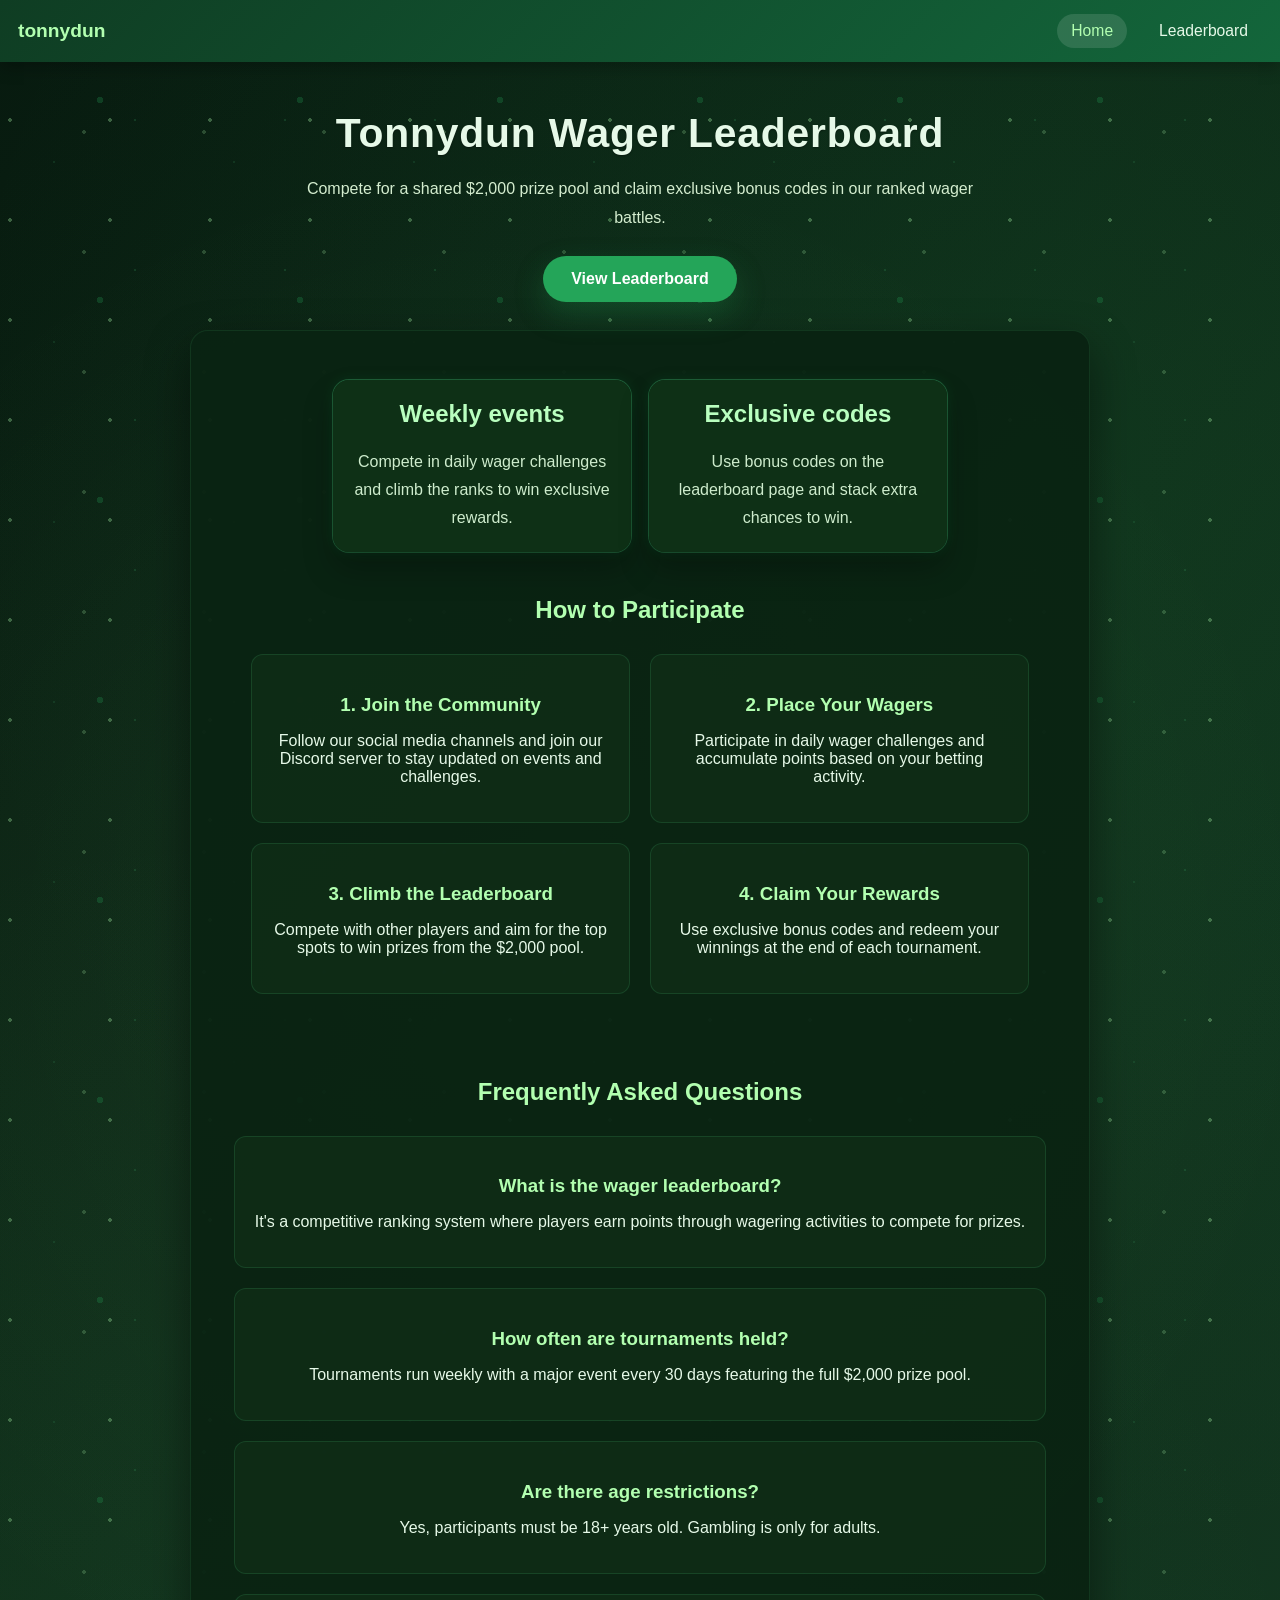
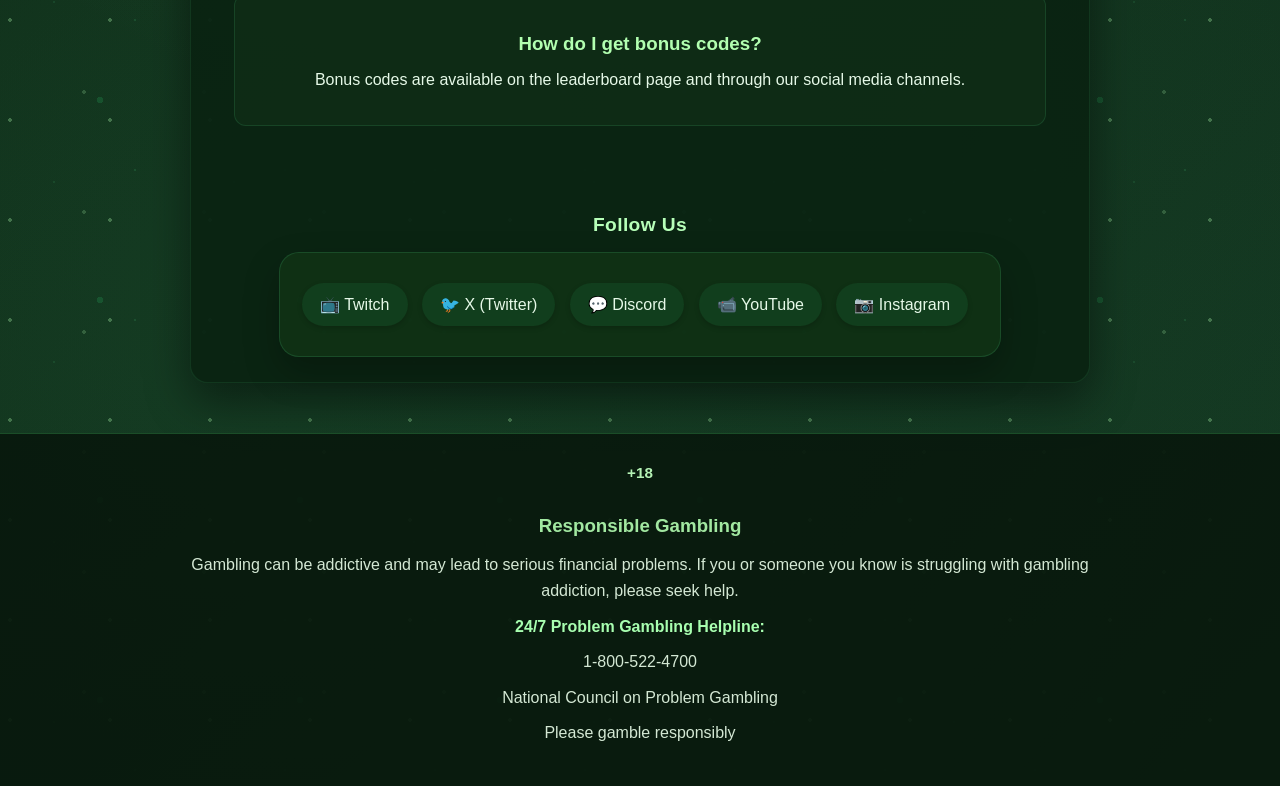
<file: index.html>
<!DOCTYPE html>
<html lang="en">
<head>
  <meta charset="UTF-8">
  <title>Tonnydun Home</title>
  <meta name="application-name" content="Tonnydun Leaderboard">
  <link rel="icon" href="favicon.svg" type="image/svg+xml">
  <link rel="stylesheet" href="style.css">
</head>
<body>

  <header>
    <div class="topbar">
      <div class="brand">
        <div class="logo">tonnydun</div>
      </div>
      <nav>
        <a href="index.html" class="active">Home</a>
        <a href="leaderboard.html">Leaderboard</a>
      </nav>
    </div>
  </header>

  <section class="hero" id="home">
    <h1>Tonnydun Wager Leaderboard</h1>
    <p class="hero-copy">Compete for a shared $2,000 prize pool and claim exclusive bonus codes in our ranked wager battles.</p>
    <a href="leaderboard.html" class="primary-btn">View Leaderboard</a>
  </section>

  <main class="container">
    <section class="overview">
      <div class="overview-card">
        <h2>Weekly events</h2>
        <p>Compete in daily wager challenges and climb the ranks to win exclusive rewards.</p>
      </div>
      <div class="overview-card">
        <h2>Exclusive codes</h2>
        <p>Use bonus codes on the leaderboard page and stack extra chances to win.</p>
      </div>
    </section>

    <section class="participate-section">
      <h2>How to Participate</h2>
      <div class="participate-steps">
        <div class="step">
          <h3>1. Join the Community</h3>
          <p>Follow our social media channels and join our Discord server to stay updated on events and challenges.</p>
        </div>
        <div class="step">
          <h3>2. Place Your Wagers</h3>
          <p>Participate in daily wager challenges and accumulate points based on your betting activity.</p>
        </div>
        <div class="step">
          <h3>3. Climb the Leaderboard</h3>
          <p>Compete with other players and aim for the top spots to win prizes from the $2,000 pool.</p>
        </div>
        <div class="step">
          <h3>4. Claim Your Rewards</h3>
          <p>Use exclusive bonus codes and redeem your winnings at the end of each tournament.</p>
        </div>
      </div>
    </section>

    <section class="faq-section">
      <h2>Frequently Asked Questions</h2>
      <div class="faq-list">
        <div class="faq-item">
          <h3>What is the wager leaderboard?</h3>
          <p>It's a competitive ranking system where players earn points through wagering activities to compete for prizes.</p>
        </div>
        <div class="faq-item">
          <h3>How often are tournaments held?</h3>
          <p>Tournaments run weekly with a major event every 30 days featuring the full $2,000 prize pool.</p>
        </div>
        <div class="faq-item">
          <h3>Are there age restrictions?</h3>
          <p>Yes, participants must be 18+ years old. Gambling is only for adults.</p>
        </div>
        <div class="faq-item">
          <h3>How do I get bonus codes?</h3>
          <p>Bonus codes are available on the leaderboard page and through our social media channels.</p>
        </div>
      </div>
    </section>

    <section class="social-section">
      <h3>Follow Us</h3>
      <div class="social-links">
        <a href="https://www.twitch.tv/tonnydun" target="_blank">📺 Twitch</a>
        <a href="https://x.com/tonnydunn" target="_blank">🐦 X (Twitter)</a>
        <a href="https://discord.com/invite/55RNC8q8de" target="_blank">💬 Discord</a>
        <a href="https://www.youtube.com/@tonnydun" target="_blank">📹 YouTube</a>
        <a href="https://www.instagram.com/tonnydun/" target="_blank">📷 Instagram</a>
      </div>
    </section>
  </main>

  <footer>
    <div class="footer-grid">
      <div class="footer-info">
        <div class="age-footer">+18</div>
        <div class="responsible-gambling">
          <h3>Responsible Gambling</h3>
          <p>Gambling can be addictive and may lead to serious financial problems. If you or someone you know is struggling with gambling addiction, please seek help.</p>
          <p><strong>24/7 Problem Gambling Helpline:</strong></p>
          <p>1-800-522-4700</p>
          <p>National Council on Problem Gambling</p>
          <p>Please gamble responsibly</p>
        </div>
      </div>
    </div>
  </footer>

</body>
</html>
</file>
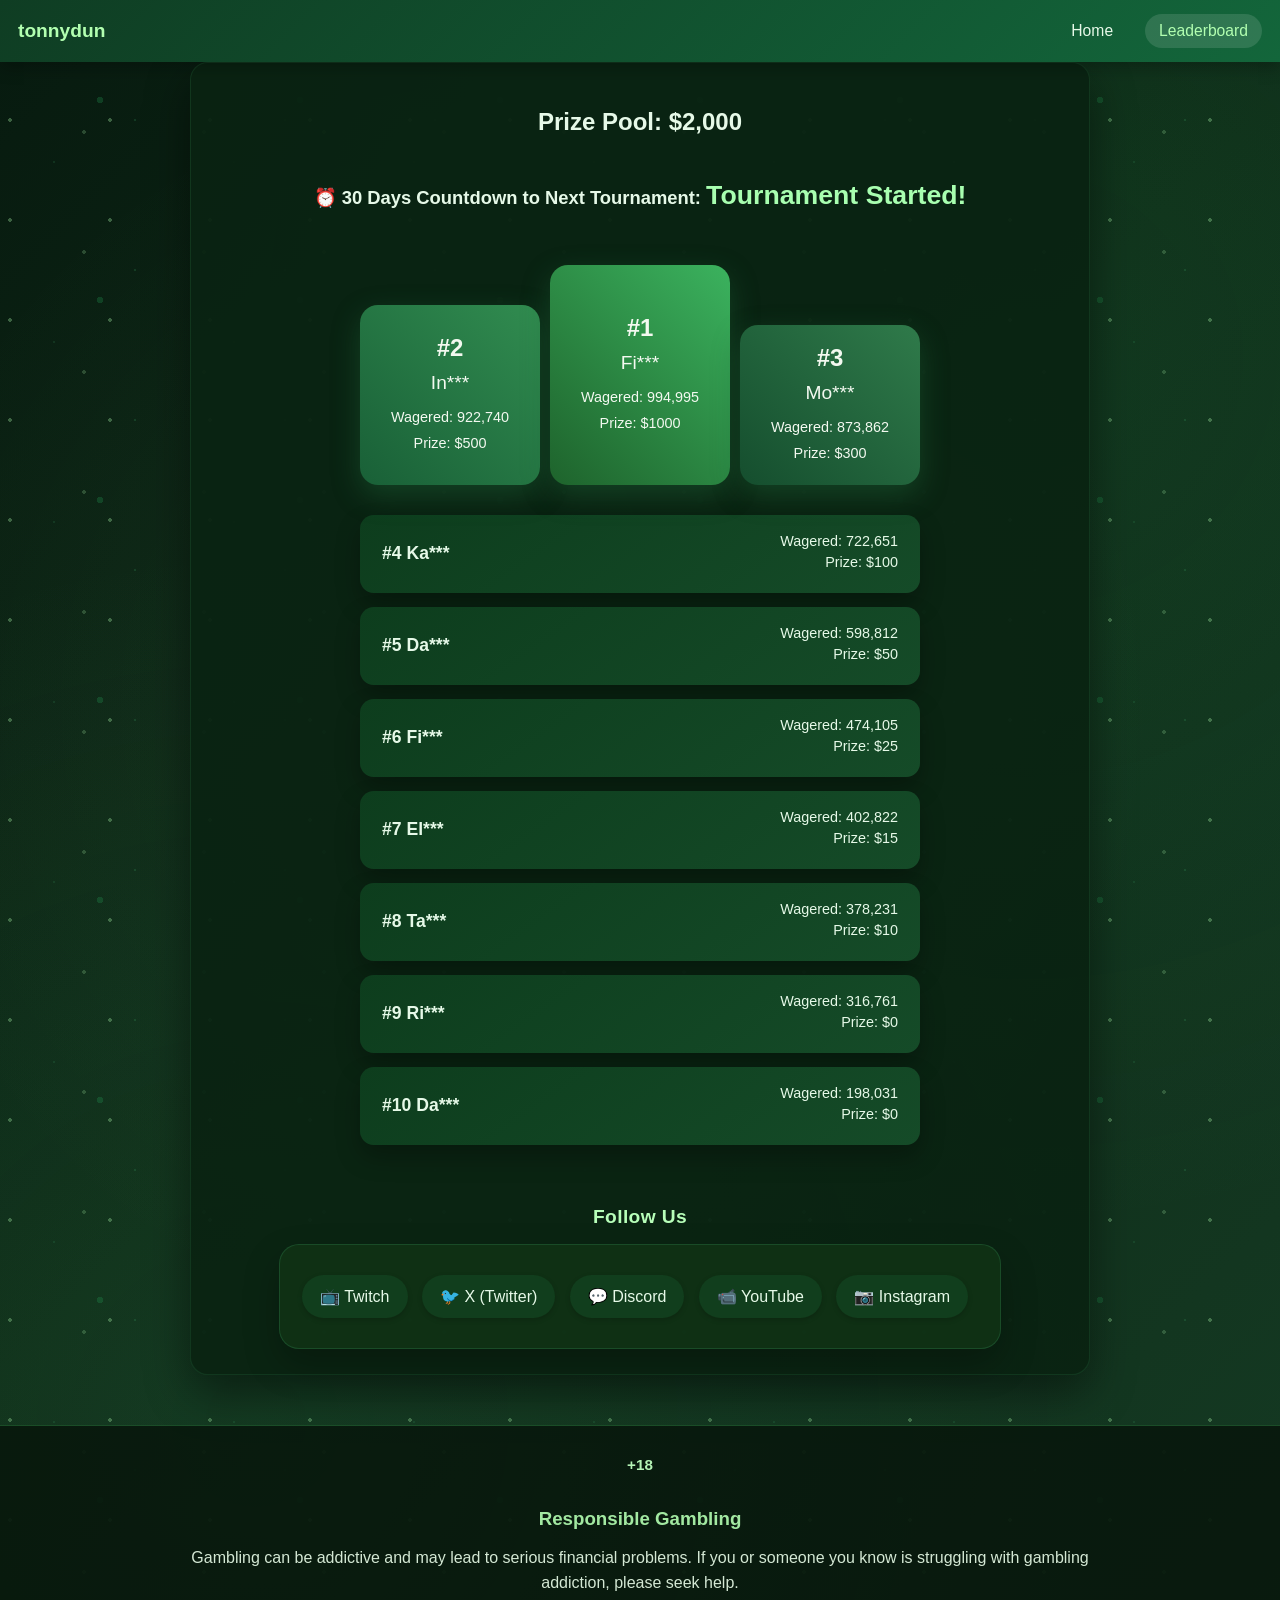
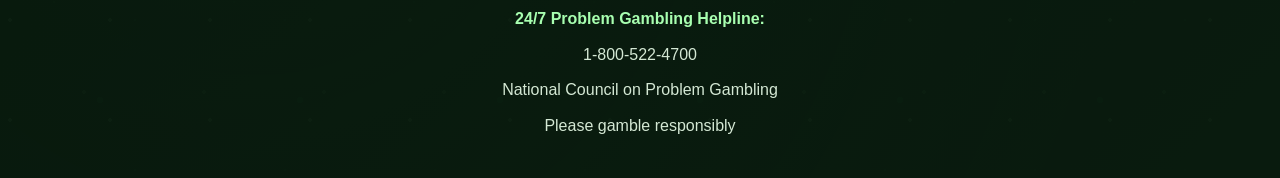
<file: leaderboard.html>
<!DOCTYPE html>
<html lang="en">
<head>
  <meta charset="UTF-8">
  <title>Tonnydun Leaderboard</title>
  <meta name="application-name" content="Tonnydun Leaderboard">
  <link rel="icon" href="favicon.svg" type="image/svg+xml">
  <link rel="stylesheet" href="style.css">
</head>
<body>

  <header>
    <div class="topbar">
      <div class="brand">
        <div class="logo">tonnydun</div>
      </div>
      <nav>
        <a href="index.html">Home</a>
        <a href="leaderboard.html" class="active">Leaderboard</a>
      </nav>
    </div>
  </header>

  <main class="container">
    <div class="leaderboard-header">
      <h2>Prize Pool: $2,000</h2>
    </div>
    <div id="countdown">⏰ 30 Days Countdown to Next Tournament: <span id="timer"></span></div>
    <div id="leaderboard"></div>

    <section class="social-section">
      <h3>Follow Us</h3>
      <div class="social-links">
        <a href="https://www.twitch.tv/tonnydun" target="_blank">📺 Twitch</a>
        <a href="https://x.com/tonnydunn" target="_blank">🐦 X (Twitter)</a>
        <a href="https://discord.com/invite/55RNC8q8de" target="_blank">💬 Discord</a>
        <a href="https://www.youtube.com/@tonnydun" target="_blank">📹 YouTube</a>
        <a href="https://www.instagram.com/tonnydun/" target="_blank">📷 Instagram</a>
      </div>
    </section>
  </main>

  <footer>
    <div class="footer-grid">
      <div class="footer-info">
        <div class="age-footer">+18</div>
        <div class="responsible-gambling">
          <h3>Responsible Gambling</h3>
          <p>Gambling can be addictive and may lead to serious financial problems. If you or someone you know is struggling with gambling addiction, please seek help.</p>
          <p><strong>24/7 Problem Gambling Helpline:</strong></p>
          <p>1-800-522-4700</p>
          <p>National Council on Problem Gambling</p>
          <p>Please gamble responsibly</p>
        </div>
      </div>
    </div>
  </footer>

  <script src="script.js"></script>
</body>
</html>
</file>
<file: style.css>
html,
body {
  margin: 0;
  padding: 0;
  overflow-x: hidden;
}

* {
  box-sizing: border-box;
}

body {
  background: linear-gradient(135deg, #071a0f 0%, #0f2c18 45%, #153b24 100%);
  font-family: 'Inter', 'Segoe UI', Tahoma, Geneva, Verdana, sans-serif;
  color: #e6f9e8;
  min-height: 100vh;
  -webkit-font-smoothing: antialiased;
  text-rendering: optimizeLegibility;
  position: relative;
  overflow-x: hidden;
  perspective: 1000px;
}

body::before {
  content: '';
  position: fixed;
  top: 0;
  left: 0;
  width: 100%;
  height: 100%;
  background: 
    radial-gradient(circle at 20% 80%, rgba(60, 168, 105, 0.1) 0%, transparent 50%),
    radial-gradient(circle at 80% 20%, rgba(36, 165, 89, 0.1) 0%, transparent 50%),
    radial-gradient(circle at 40% 40%, rgba(178, 255, 176, 0.05) 0%, transparent 50%);
  animation: float 20s ease-in-out infinite;
  z-index: -1;
}

body::after {
  content: '';
  position: fixed;
  top: 0;
  left: 0;
  width: 100%;
  height: 100%;
  background-image: 
    radial-gradient(circle at 10% 20%, rgba(178, 255, 176, 0.3) 2px, transparent 2px),
    radial-gradient(circle at 90% 80%, rgba(60, 168, 105, 0.2) 1px, transparent 1px),
    radial-gradient(circle at 50% 50%, rgba(36, 165, 89, 0.25) 3px, transparent 3px),
    radial-gradient(circle at 70% 10%, rgba(178, 255, 176, 0.2) 2px, transparent 2px),
    radial-gradient(circle at 30% 90%, rgba(60, 168, 105, 0.15) 1px, transparent 1px);
  background-size: 100px 100px, 150px 150px, 200px 200px, 120px 120px, 180px 180px;
  animation: particles 30s linear infinite;
  z-index: -1;
}

@keyframes float {
  0%, 100% { transform: translateY(0px) rotate(0deg); }
  33% { transform: translateY(-10px) rotate(1deg); }
  66% { transform: translateY(10px) rotate(-1deg); }
}

@keyframes particles {
  0% { transform: translateY(0px); }
  100% { transform: translateY(-100vh); }
}

.container {
  width: 100%;
  max-width: 900px;
  margin: 0 auto 20px;
  padding: 25px;
  background: rgba(10, 35, 18, 0.95);
  border-radius: 18px;
  box-shadow: 
    0 18px 45px rgba(0, 0, 0, 0.45),
    0 0 0 1px rgba(60, 168, 105, 0.3),
    0 0 20px rgba(36, 165, 89, 0.1);
  border: none;
}

header {
  width: 100%;
  background: linear-gradient(135deg, #0f3d23, #13663b);
  padding: 14px 18px;
  box-shadow: 0 6px 15px rgba(0, 0, 0, 0.25);
  position: sticky;
  top: 0;
  z-index: 100;
}

.topbar {
  display: flex;
  justify-content: space-between;
  align-items: center;
  gap: 16px;
  flex-wrap: wrap;
  margin-bottom: 0;
}

.brand {
  display: flex;
  align-items: center;
  gap: 12px;
}

.logo {
  font-size: 1.2em;
  font-weight: 800;
  color: #b2ffb0;
}

.tag {
  background: rgba(255, 255, 255, 0.1);
  padding: 4px 10px;
  border-radius: 999px;
  font-size: 0.8em;
  color: #d6f8c6;
  border: 1px solid rgba(255, 255, 255, 0.12);
}

nav {
  display: flex;
  align-items: center;
  gap: 18px;
}

nav a {
  color: #e6f9e8;
  text-decoration: none;
  font-size: 0.98em;
  padding: 8px 14px;
  border-radius: 999px;
  transition: background 0.25s ease, color 0.25s ease;
}

nav a.active,
nav a:hover {
  background: rgba(255, 255, 255, 0.12);
  color: #b2ffb0;
}

h1 {
  margin: 0 0 14px;
  font-size: 2.6em;
  line-height: 1.05;
  letter-spacing: 0.02em;
  text-shadow: 0 1px 2px rgba(0, 0, 0, 0.35);
}

.hero {
  max-width: 760px;
  margin: 50px auto 28px;
  text-align: center;
  transform-style: preserve-3d;
  animation: heroFloat 6s ease-in-out infinite;
}

@keyframes heroFloat {
  0%, 100% { transform: translateZ(0px) rotateX(0deg); }
  50% { transform: translateZ(20px) rotateX(1deg); }
}

.hero h1 {
  margin: 0 0 20px;
  font-size: 2.55em;
  line-height: 1.05;
}

.hero-copy {
  max-width: 680px;
  margin: 0 auto 24px;
  color: #d4edcf;
  font-size: 1rem;
  line-height: 1.75;
}

.overview {
  display: grid;
  gap: 18px;
  grid-template-columns: repeat(auto-fit, minmax(240px, 1fr));
  margin-top: 24px;
}

.overview-card {
  background: rgba(16, 50, 23, 0.92);
  border-radius: 16px;
  padding: 20px;
  box-shadow: 
    0 18px 30px rgba(0, 0, 0, 0.25),
    0 0 0 1px rgba(60, 168, 105, 0.4),
    0 0 15px rgba(36, 165, 89, 0.15);
  transition: transform 0.3s ease, box-shadow 0.3s ease;
  transform-style: preserve-3d;
  border: none;
}

.overview-card:hover {
  transform: translateY(-10px) rotateX(5deg) rotateY(5deg);
  box-shadow: 0 25px 50px rgba(0, 0, 0, 0.4);
}

.overview-card h2 {
  margin-top: 0;
  color: #b9ffbf;
}

.overview-card p {
  margin: 10px 0 0;
  line-height: 1.75;
  color: #ceeccd;
}

.participate-section {
  margin: 40px 0;
}

.participate-section h2 {
  text-align: center;
  margin-bottom: 30px;
  color: #b2ffb0;
}

.participate-steps {
  display: grid;
  grid-template-columns: repeat(auto-fit, minmax(250px, 1fr));
  gap: 20px;
}

.step {
  background: rgba(15, 45, 23, 0.8);
  padding: 20px;
  border-radius: 12px;
  border: 1px solid rgba(60, 168, 105, 0.2);
  text-align: center;
  transition: transform 0.3s ease;
  transform-style: preserve-3d;
}

.step:hover {
  transform: translateY(-5px) rotateX(3deg) rotateY(3deg);
}

.step h3 {
  color: #b2ffb0;
  margin-bottom: 10px;
}

.faq-section {
  margin: 40px 0;
}

.faq-section h2 {
  text-align: center;
  margin-bottom: 30px;
  color: #b2ffb0;
}

.faq-list {
  display: grid;
  gap: 20px;
}

.faq-item {
  background: rgba(15, 45, 23, 0.8);
  padding: 20px;
  border-radius: 12px;
  border: 1px solid rgba(60, 168, 105, 0.2);
  transition: transform 0.3s ease;
  transform-style: preserve-3d;
}

.faq-item:hover {
  transform: translateY(-5px) rotateX(2deg) rotateY(-2deg);
}

.faq-item h3 {
  color: #b2ffb0;
  margin-bottom: 10px;
}

.footer-grid {
  display: grid;
  gap: 24px;
}

@media (min-width: 740px) {
  .footer-grid {
    grid-template-columns: 1fr 1fr;
  }
}

.footer-info {
  display: flex;
  flex-direction: column;
  gap: 16px;
}

.age-footer {
  font-size: 0.95em;
  color: #b5f3b5;
  font-weight: 700;
}

.hero-copy {
  max-width: 680px;
  margin: 0 auto 24px;
  color: #d4edcf;
  font-size: 1rem;
  line-height: 1.8;
}

.primary-btn {
  display: inline-block;
  background: #24a559;
  color: #fff;
  padding: 14px 28px;
  border-radius: 999px;
  text-decoration: none;
  font-weight: 700;
  box-shadow: 0 12px 30px rgba(36, 165, 89, 0.25);
  transition: transform 0.25s ease, box-shadow 0.25s ease, background 0.25s ease;
}

.primary-btn:hover {
  transform: translateY(-2px);
  box-shadow: 0 16px 35px rgba(36, 165, 89, 0.32);
  background: #35c573;
}

.container {
  width: 100%;
  max-width: 900px;
  margin: 0 auto 20px;
  padding: 25px;
  background: rgba(10, 35, 18, 0.95);
  border-radius: 18px;
  box-shadow: 0 18px 45px rgba(0, 0, 0, 0.45);
  border: 1px solid rgba(60, 168, 105, 0.15);
  display: flex;
  flex-direction: column;
  align-items: center;
  text-align: center;
}

.container > * + * {
  margin-top: 24px;
}

.age {
  font-size: 0.65em;
  color: #9edc9f;
  vertical-align: super;
}

.code {
  font-size: 1.35em;
  color: #7dd07d;
  font-weight: 700;
  text-shadow: 0 1px 4px rgba(0, 0, 0, 0.35);
  letter-spacing: 1px;
}

#countdown {
  text-align: center;
  font-size: 1.15em;
  margin-bottom: 30px;
  padding: 0;
  font-weight: 600;
}

#timer {
  font-size: 1.45em;
  color: #a8ffb0;
  animation: pulse 2s ease-in-out infinite;
}

@keyframes pulse {
  0%, 100% { opacity: 1; }
  50% { opacity: 0.7; }
}

.card {
  background: linear-gradient(145deg, #0d3d1d, #154b28);
  padding: 18px 22px;
  margin: 14px 0;
  border-radius: 14px;
  display: flex;
  justify-content: space-between;
  align-items: center;
  box-shadow: 0 12px 24px rgba(0, 0, 0, 0.28);
  transition: transform 0.25s ease, box-shadow 0.25s ease;
}

.card:hover {
  transform: translateY(-4px);
  box-shadow: 0 14px 32px rgba(0, 0, 0, 0.32);
}

.rank {
  font-weight: bold;
  font-size: 1.1em;
}

.details {
  text-align: right;
  font-size: 0.9em;
}

.details span {
  display: block;
  margin-bottom: 5px;
}

.top3-podium {
  display: flex;
  justify-content: center;
  align-items: flex-end;
  margin-bottom: 30px;
  gap: 10px;
}

.podium-card {
  background: linear-gradient(45deg, #1b4d26, #2f7a47, #1b4d26);
  color: #f3f9f0;
  border-radius: 18px;
  padding: 22px;
  text-align: center;
  box-shadow: 0 10px 28px rgba(31, 102, 57, 0.45);
  animation: shine 2s ease-in-out infinite alternate;
  display: flex;
  flex-direction: column;
  justify-content: center;
  min-width: 180px;
  transition: transform 0.25s ease;
  transform-style: preserve-3d;
}

.podium-card:hover {
  transform: translateY(-10px) rotateX(5deg) rotateY(5deg) scale(1.05);
}

.podium-1 {
  height: 220px;
  order: 2;
  background: linear-gradient(45deg, #1e632c, #3bb25e);
}

.podium-2 {
  height: 180px;
  order: 1;
  background: linear-gradient(45deg, #196037, #318c50);
}

.podium-3 {
  height: 160px;
  order: 3;
  background: linear-gradient(45deg, #154e2e, #2f7a4a);
}

.podium-card .rank {
  font-size: 1.5em;
  font-weight: bold;
  margin-bottom: 10px;
}

.podium-card .name {
  font-size: 1.2em;
  margin-bottom: 10px;
}

.podium-card .wagered, .podium-card .prize {
  font-size: 0.9em;
  margin: 5px 0;
}

@keyframes shine {
  from { box-shadow: 0 0 20px rgba(53, 154, 83, 0.45); }
  to { box-shadow: 0 0 30px rgba(53, 154, 83, 0.75); }
}

footer {
  margin-top: 50px;
  padding: 30px 20px;
  background: rgba(8, 24, 12, 0.92);
  color: #d4e8d4;
  border-top: 1px solid rgba(82, 225, 118, 0.25);
}

.footer-grid {
  display: grid;
  gap: 24px;
  justify-items: center;
  text-align: center;
  width: 100%;
  max-width: 900px;
  margin: 0 auto;
  grid-template-columns: repeat(auto-fit, minmax(320px, 1fr));
}

.footer-info {
  display: flex;
  flex-direction: column;
  align-items: center;
  gap: 16px;
  width: 100%;
}

.social-section {
  margin-top: 28px;
}

.social-section h3 {
  color: #b7ffb9;
  margin-bottom: 16px;
  font-size: 1.2em;
  letter-spacing: 0.02em;
  text-align: center;
}

.social-links {
  padding: 22px;
  background: rgba(16, 50, 22, 0.95);
  border: 1px solid rgba(60, 168, 105, 0.22);
  border-radius: 20px;
  box-shadow: 0 16px 35px rgba(0, 0, 0, 0.25);
  text-align: center;
}

.social-links a {
  display: inline-block;
  margin: 8px 10px 8px 0;
  padding: 12px 18px;
  background: rgba(36, 165, 89, 0.12);
  color: #e6f9e8;
  text-decoration: none;
  border-radius: 999px;
  transition: all 0.25s ease;
  box-shadow: 0 2px 5px rgba(0, 0, 0, 0.18);
}

.social-links a:hover {
  background: #1f6c3f;
  color: #fff;
  transform: translateY(-2px) rotateX(5deg) rotateY(5deg);
  box-shadow: 0 4px 10px rgba(31, 102, 57, 0.35);
}

.responsible-gambling h3 {
  color: #a2e8a1;
  margin-bottom: 15px;
}

.responsible-gambling p {
  margin: 10px 0;
  line-height: 1.6;
}

.responsible-gambling strong {
  color: #a8ffb0;
}
</file>
